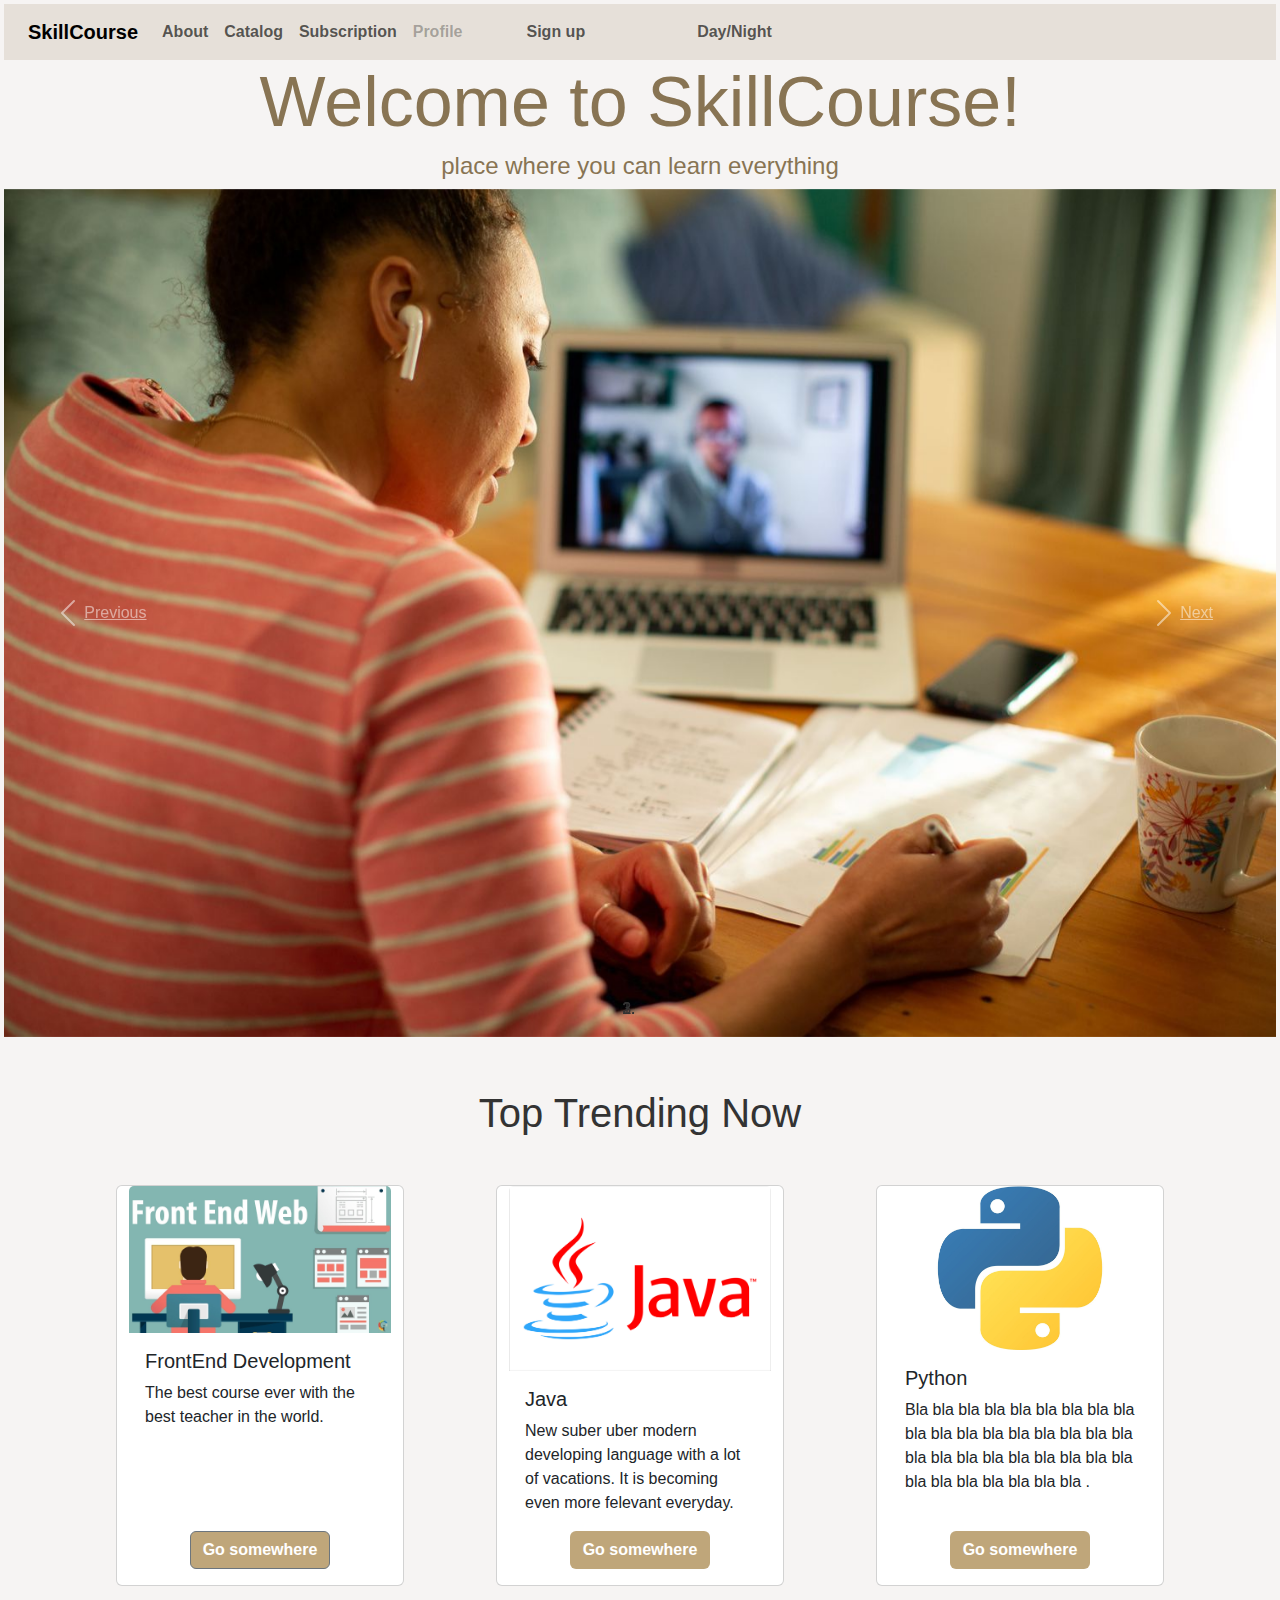
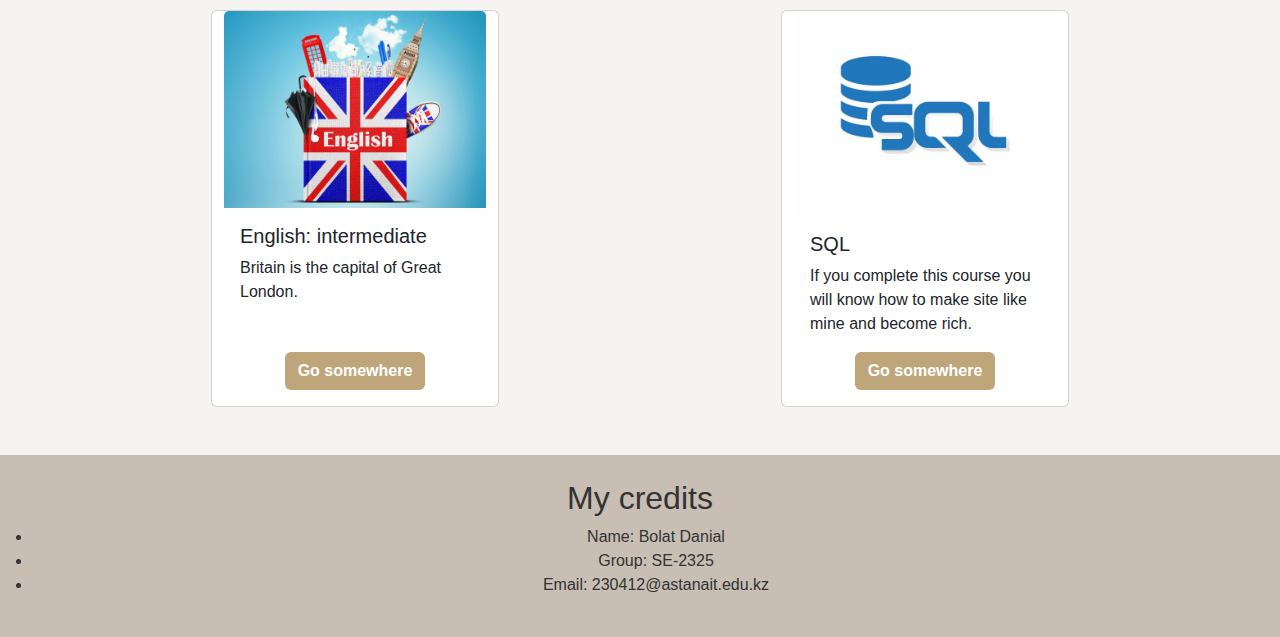
<file: index.html>
<!DOCTYPE html>
<html lang="en">
<head>
    <meta charset="UTF-8">
    <meta name="viewport" content="width=device-width, initial-scale=1.0">
    <title>SkillCourse</title>
    <link rel="stylesheet" href="styles.css">
    <link href="https://cdn.jsdelivr.net/npm/bootstrap@5.3.3/dist/css/bootstrap.min.css" rel="stylesheet" integrity="sha384-QWTKZyjpPEjISv5WaRU9OFeRpok6YctnYmDr5pNlyT2bRjXh0JMhjY6hW+ALEwIH" crossorigin="anonymous">
    <script src="https://code.jquery.com/jquery-3.2.1.slim.min.js" integrity="sha384-KJ3o2DKtIkvYIK3UENzmM7KCkRr/rE9/Qpg6aAZGJwFDMVNA/GpGFF93hXpG5KkN" crossorigin="anonymous"></script>
    <script src="https://cdn.jsdelivr.net/npm/popper.js@1.12.9/dist/umd/popper.min.js" integrity="sha384-ApNbgh9B+Y1QKtv3Rn7W3mgPxhU9K/ScQsAP7hUibX39j7fakFPskvXusvfa0b4Q" crossorigin="anonymous"></script>
    <script src="script.js"></script>
    <script src="https://cdn.jsdelivr.net/npm/bootstrap@4.0.0/dist/js/bootstrap.min.js" integrity="sha384-JZR6Spejh4U02d8jOt6vLEHfe/JQGiRRSQQxSfFWpi1MquVdAyjUar5+76PVCmYl" crossorigin="anonymous"></script>
</head>
<body id="body" class="light_body">
    <header class="p-1">
        <nav class="navbar navbar-expand-lg px-4 nav-light" id="nav" style="font-weight: bold;">
          <a class="navbar-brand" href="index.html">SkillCourse</a>
          <button class="navbar-toggler" type="button" data-toggle="collapse" data-target="#navbarTogglerDemo02" aria-controls="navbarTogglerDemo02" aria-expanded="false" aria-label="Toggle navigation">
            <span class="navbar-toggler-icon"></span>
          </button>
        
          <div class="collapse navbar-collapse" id="navbarTogglerDemo02">
            <ul class="navbar-nav mr-auto mt-2 mt-lg-0">
              <li class="nav-item active">
                <a class="nav-link" href="about.html">About</a>
              </li>
              <li class="nav-item">
                <a class="nav-link" href="catalog.html">Catalog</a>
              </li>
              <li class="nav-item">
                <a class="nav-link" href="subscription.html">Subscription</a>
              </li>
              <li class="nav-item">
                  <a class="nav-link disabled" href="profile.html">Profile</a>
              </li>
              <li class="nav-item mx-5">
                  <a id="sign-up" class="nav-link" href="sign_up.html">Sign up</a>
              </li>
              <li id="theme" class="nav-item mx-5">
                <button class="nav-link">Day/Night</button>
              </li>
            </ul>
          </div>
        </nav>
          
          <div class="main-title">
            <h1 style="font-size: 70px;">Welcome to SkillCourse!</h1>
            <h4>place where you can learn everything</h4>
          </div>

          <div id="carouselExampleIndicators" class="carousel slide" data-ride="carousel">
            <ol class="carousel-indicators">
              <li data-target="#carouselExampleIndicators" data-slide-to="0" class="active"></li>
              <li data-target="#carouselExampleIndicators" data-slide-to="1"></li>
              <li data-target="#carouselExampleIndicators" data-slide-to="2"></li>
            </ol>
            <div class="carousel-inner">
              <div class="carousel-item active">
                <img class="d-block w-100" src="img/image1.jpg" alt="First slide">
              </div>
              <div class="carousel-item">
                <img class="d-block w-100" src="img/image2.jpg" alt="Second slide">
              </div>
              <div class="carousel-item">
                <img class="d-block w-100" src="img/image3.jpg" alt="Third slide">
              </div>
            </div>
            <a class="carousel-control-prev" href="#carouselExampleIndicators" role="button" data-slide="prev">
              <span class="carousel-control-prev-icon" aria-hidden="true"></span>
              <span class="sr-only">Previous</span>
            </a>
            <a class="carousel-control-next" href="#carouselExampleIndicators" role="button" data-slide="next">
              <span class="carousel-control-next-icon" aria-hidden="true"></span>
              <span class="sr-only">Next</span>
            </a>
          </div>
    </header>

    <main class="container">
        <h2 class="title my-5">Top Trending Now</h2>
        
        <div class="row mb-4">
            <div class="card col-md-4" style="width: 18rem;">
                <img class="card-img-top" src="img/front.jpg" alt="Card image cap">
                <div class="card-body d-flex flex-column">
                  <h5 class="card-title">FrontEnd Development</h5>
                  <p class="card-text">The best course ever with the best teacher in the world.</p>
                  <a href="catalog.html" class="btn btn-secondary mx-auto mt-auto align-self-end">Go somewhere</a>
                </div>
            </div>
            <div class="card col-md-4" style="width: 18rem;">
                <img class="card-img-top" src="img/java.jpg" alt="Card image cap">
                <div class="card-body d-flex flex-column">
                  <h5 class="card-title">Java</h5>
                  <p class="card-text">New suber uber modern developing language with a lot of vacations. It is becoming even more felevant everyday.</p>
                  <a href="catalog.html" class="btn mx-auto mt-auto align-self-end">Go somewhere</a>
                </div>
            </div>
            <div class="card col-md-4" style="width: 18rem;">
                <img class="card-img-top" src="img/python.jpg" alt="Card image cap">
                <div class="card-body d-flex flex-column">
                  <h5 class="card-title">Python</h5>
                  <p class="card-text">Bla bla bla bla bla bla bla bla bla bla bla bla bla bla bla bla bla bla bla bla bla bla bla bla bla bla bla bla bla bla bla bla bla bla .</p>
                  <a href="catalog.html" class="btn mx-auto mt-auto align-self-end">Go somewhere</a>
                </div>
            </div>
        </div>
        
        <div class="row mb-4">
            <div class="card col-md-4" style="width: 18rem;">
                <img class="card-img-top" src="img/eng1.jpg" alt="Card image cap">
                <div class="card-body d-flex flex-column">
                  <h5 class="card-title">English: intermediate</h5>
                  <p class="card-text">Britain is the capital of Great London.</p>
                  <a href="catalog.html" class="btn mx-auto mt-auto align-self-end ">Go somewhere</a>
                </div>
            </div>
            <div class="card col-md-4" style="width: 18rem;">
                <img class="card-img-top" src="img/sql.jpg" alt="Card image cap">
                <div class="card-body d-flex flex-column">
                  <h5 class="card-title">SQL</h5>
                  <p class="card-text">If you complete this course you will know how to make site like mine and become rich.</p>
                  <a href="catalog.html" class="btn mx-auto mt-auto align-self-end">Go somewhere</a>
                </div>
            </div>
        </div>

        <div class="row mb-4">
          <div class="col-8 bg-dark"  >

          </div>
          <div class="col-4 bg-light"  ></div>

          </div>
        </div>
    </main>

    <footer class="py-4">
      <script src="mod.js"></script>
      <h2>My credits</h2>
      <ul>
          <li>Name: Bolat Danial</li>
          <li>Group: SE-2325</li>
          <li>Email: 230412@astanait.edu.kz</li>
      </ul>
    </footer>
</body>
</html>
</file>
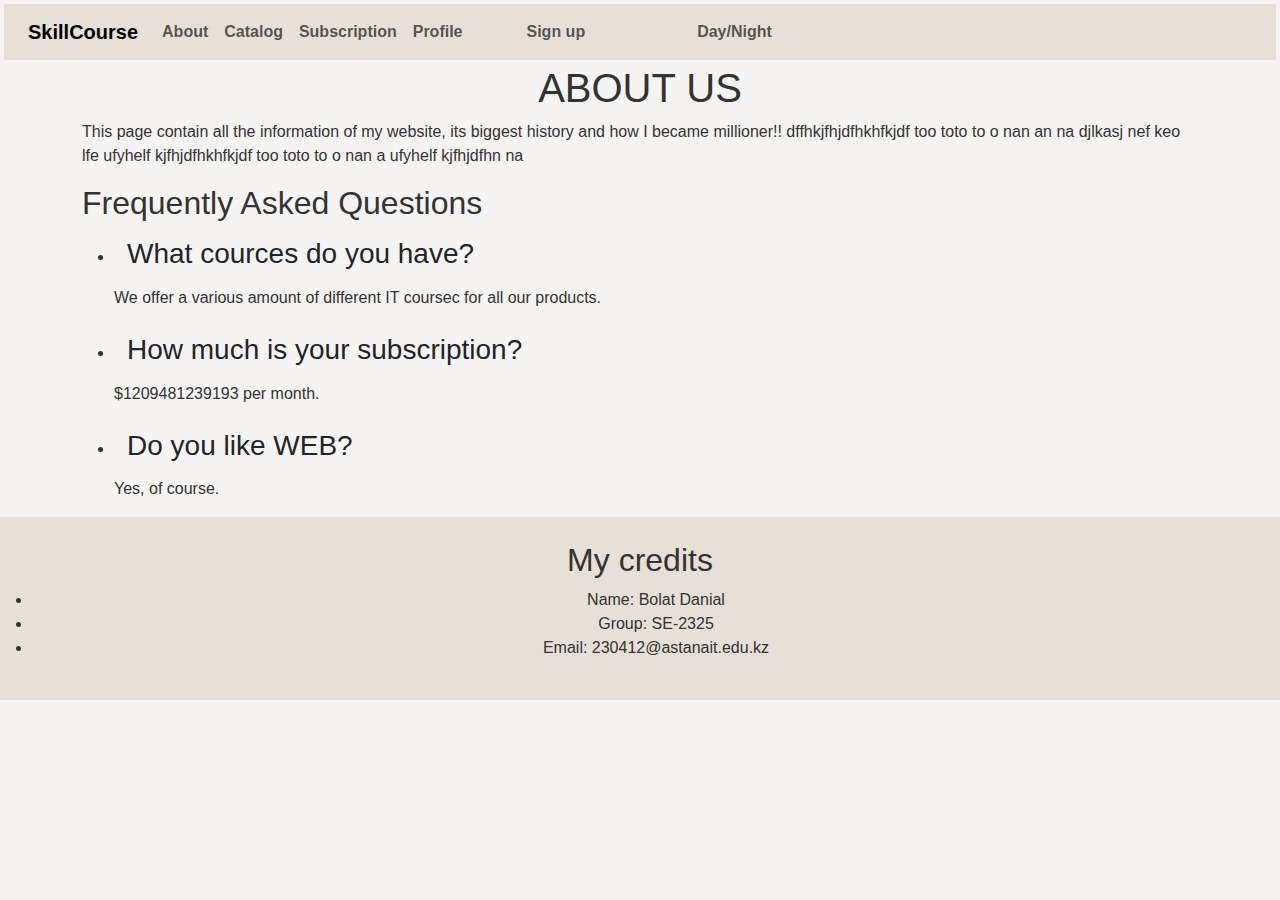
<file: about.html>
<!DOCTYPE html>
<html lang="en">
<head>
    <meta charset="UTF-8">
    <meta name="viewport" content="width=device-width, initial-scale=1.0">
    <title>About</title>
    <link rel="stylesheet" href="catalog.css">
    <link href="https://cdn.jsdelivr.net/npm/bootstrap@5.3.3/dist/css/bootstrap.min.css" rel="stylesheet" integrity="sha384-QWTKZyjpPEjISv5WaRU9OFeRpok6YctnYmDr5pNlyT2bRjXh0JMhjY6hW+ALEwIH" crossorigin="anonymous">
    <script src="https://code.jquery.com/jquery-3.2.1.slim.min.js" integrity="sha384-KJ3o2DKtIkvYIK3UENzmM7KCkRr/rE9/Qpg6aAZGJwFDMVNA/GpGFF93hXpG5KkN" crossorigin="anonymous"></script>
    <script src="https://cdn.jsdelivr.net/npm/popper.js@1.12.9/dist/umd/popper.min.js" integrity="sha384-ApNbgh9B+Y1QKtv3Rn7W3mgPxhU9K/ScQsAP7hUibX39j7fakFPskvXusvfa0b4Q" crossorigin="anonymous"></script>
    <script src="https://cdn.jsdelivr.net/npm/bootstrap@4.0.0/dist/js/bootstrap.min.js" integrity="sha384-JZR6Spejh4U02d8jOt6vLEHfe/JQGiRRSQQxSfFWpi1MquVdAyjUar5+76PVCmYl" crossorigin="anonymous"></script>
    <script src="script.js"></script>
</head>
<body id="body" class="light_body">
    <header class="p-1">
        <nav class="navbar navbar-expand-lg px-4 nav-light" id="nav" style="font-weight: bold;">
            <a class="navbar-brand" href="index.html">SkillCourse</a>
            <button class="navbar-toggler" type="button" data-toggle="collapse" data-target="#navbarTogglerDemo02" aria-controls="navbarTogglerDemo02" aria-expanded="false" aria-label="Toggle navigation">
              <span class="navbar-toggler-icon"></span>
            </button>
          
            <div class="collapse navbar-collapse" id="navbarTogglerDemo02">
              <ul class="navbar-nav mr-auto mt-2 mt-lg-0">
                <li class="nav-item active">
                  <a class="nav-link" href="about.html">About</a>
                </li>
                <li class="nav-item">
                  <a class="nav-link" href="catalog.html">Catalog</a>
                </li>
                <li class="nav-item">
                  <a class="nav-link" href="subscription.html">Subscription</a>
                </li>
                <li class="nav-item">
                    <a class="nav-link" href="profile.html">Profile</a>
                </li>
                <li class="nav-item mx-5">
                    <a class="nav-link" href="sign_up.html">Sign up</a>
                </li>
                <li id="theme" class="nav-item mx-5">
                  <button class="nav-link">Day/Night</button>
                </li>
              </ul>
            </div>
          </nav>
    </header>

    <main class="container">
        <div>
            <h1 class="title">ABOUT US</h1>
            <p>This page contain all the information of my website, its biggest history and how I became millioner!! dffhkjfhjdfhkhfkjdf too toto to o nan an na djlkasj nef keo lfe ufyhelf kjfhjdfhkhfkjdf too toto to o nan a  ufyhelf kjfhjdfhn na</p>
        </div>
        
        <div>
            <h2>Frequently Asked Questions</h2>
            <ul>
                <li>
                    <div>
                        <div class="btn" onclick="toggleFAQ(this)">
                            <h3>What cources do you have?</h3>
                        </div>
                        <div>
                            <p>We offer a various amount of different IT coursec for all our products.</p>
                        </div>
                    </div>
                </li>
                <li>
                    <div>
                        <div class="btn" onclick="toggleFAQ(this)">
                            <h3>How much is your subscription?</h3>
                        </div>
                        <div>
                            <p>$1209481239193 per month.</p>
                        </div>
                    </div>
                </li>
                <li>
                    <div>
                        <div class="btn" onclick="toggleFAQ(this)">
                            <h3>Do you like WEB?</h3>
                        </div>
                        <div">
                            <p>Yes, of course.</p>
                        </div>
                    </div>
                </li>
            </ul>
        </div>
    </main>

    <footer class="py-4">
        <script src="mod.js"></script>
        <h2>My credits</h2>
        <ul>
            <li>Name: Bolat Danial</li>
            <li>Group: SE-2325</li>
            <li>Email: 230412@astanait.edu.kz</li>
        </ul>
    </footer>
</body>
</html>
</file>
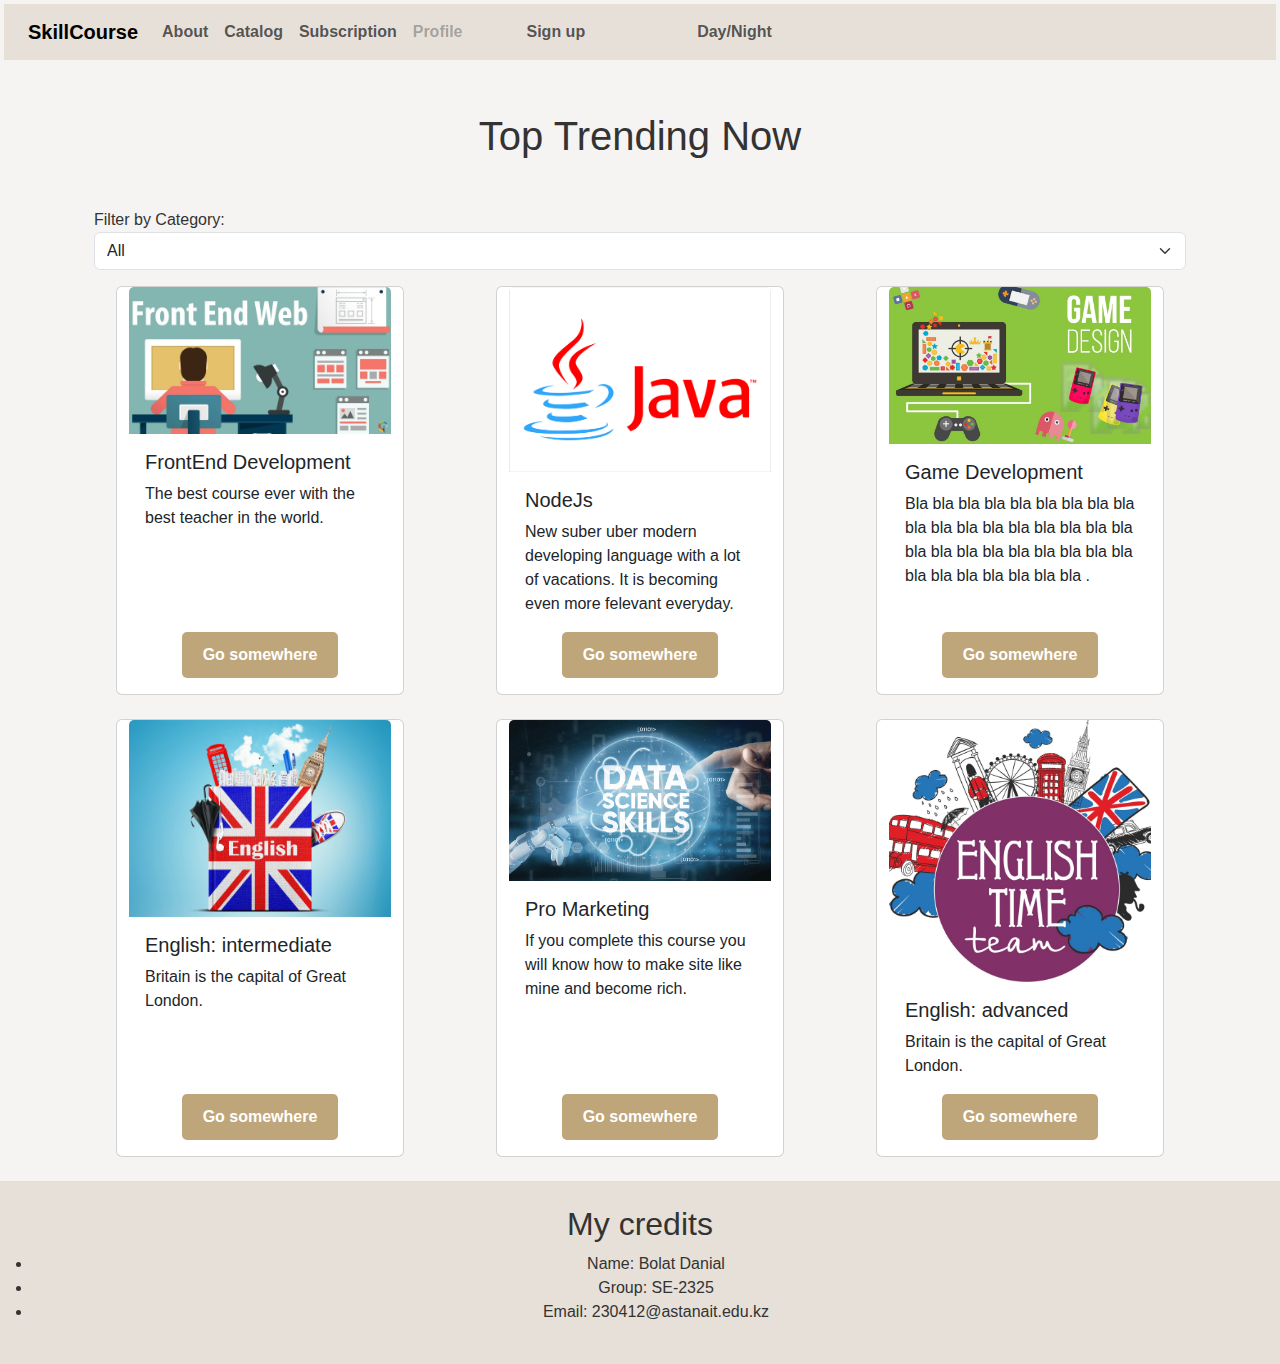
<file: catalog.html>
<!DOCTYPE html>
<html lang="en">
<head>
    <meta charset="UTF-8">
    <meta name="viewport" content="width=device-width, initial-scale=1.0">
    <title>Catalog</title>
    <link rel="stylesheet" href="catalog.css">
    <link href="https://cdn.jsdelivr.net/npm/bootstrap@5.3.3/dist/css/bootstrap.min.css" rel="stylesheet" integrity="sha384-QWTKZyjpPEjISv5WaRU9OFeRpok6YctnYmDr5pNlyT2bRjXh0JMhjY6hW+ALEwIH" crossorigin="anonymous">
    <script src="https://code.jquery.com/jquery-3.2.1.slim.min.js" integrity="sha384-KJ3o2DKtIkvYIK3UENzmM7KCkRr/rE9/Qpg6aAZGJwFDMVNA/GpGFF93hXpG5KkN" crossorigin="anonymous"></script>
    <script src="https://cdn.jsdelivr.net/npm/popper.js@1.12.9/dist/umd/popper.min.js" integrity="sha384-ApNbgh9B+Y1QKtv3Rn7W3mgPxhU9K/ScQsAP7hUibX39j7fakFPskvXusvfa0b4Q" crossorigin="anonymous"></script>
    <script src="https://cdn.jsdelivr.net/npm/bootstrap@4.0.0/dist/js/bootstrap.min.js" integrity="sha384-JZR6Spejh4U02d8jOt6vLEHfe/JQGiRRSQQxSfFWpi1MquVdAyjUar5+76PVCmYl" crossorigin="anonymous"></script>
    <script src="catalog.js"></script>
</head>
<body id="body" class="light_body">
    <header class="p-1">
      <nav class="navbar navbar-expand-lg px-4 nav-light" id="nav" style="font-weight: bold;">
        <a class="navbar-brand" href="index.html">SkillCourse</a>
        <button class="navbar-toggler" type="button" data-toggle="collapse" data-target="#navbarTogglerDemo02" aria-controls="navbarTogglerDemo02" aria-expanded="false" aria-label="Toggle navigation">
          <span class="navbar-toggler-icon"></span>
        </button>
      
        <div class="collapse navbar-collapse" id="navbarTogglerDemo02">
          <ul class="navbar-nav mr-auto mt-2 mt-lg-0">
            <li class="nav-item active">
              <a class="nav-link" href="about.html">About</a>
            </li>
            <li class="nav-item">
              <a class="nav-link" href="catalog.html">Catalog</a>
            </li>
            <li class="nav-item">
              <a class="nav-link" href="subscription.html">Subscription</a>
            </li>
            <li class="nav-item">
                <a class="nav-link disabled" href="profile.hyml">Profile</a>
            </li>
            <li class="nav-item mx-5">
                <a class="nav-link" href="sign_up.html">Sign up</a>
            </li>
            <li id="theme" class="nav-item mx-5">
              <button class="nav-link">Day/Night</button>
            </li>
          </ul>
        </div>
      </nav>
    </header>

    <main class="container">
        <h2 class="title my-5">Top Trending Now</h2>
        
        <div class="container my-3">
          <label for="filter">Filter by Category:</label>
          <select id="filter" class="form-select">
              <option value="all">All</option>
              <option value="FrontEnd Development">FrontEnd Development</option>
              <option value="NodeJs">NodeJs</option>
              <option value="Game Development">Game Development</option>
              <option value="English: intermediate">English: intermediate</option>
              <option value="Pro Marketing">Pro Marketing</option>
              <option value="English: advanced">English: advanced</option>
          </select>
        </div>

        <div class="row mb-4">
            <div class="card col-md-4 " style="width: 18rem;">
                <img class="card-img-top" src="img/front.jpg" alt="Card image cap">
                <div class="card-body d-flex flex-column">
                  <h5 class="card-title">FrontEnd Development</h5>
                  <p class="card-text">The best course ever with the best teacher in the world.</p>
                  <a href="#" class="btn mx-auto mt-auto align-self-end">Go somewhere</a>
                </div>
            </div>
            <div class="card col-md-4" style="width: 18rem;">
                <img class="card-img-top" src="img/java.jpg" alt="Card image cap">
                <div class="card-body d-flex flex-column">
                  <h5 class="card-title">NodeJs</h5>
                  <p class="card-text">New suber uber modern developing language with a lot of vacations. It is becoming even more felevant everyday.</p>
                  <a href="#" class="btn mx-auto mt-auto align-self-end">Go somewhere</a>
                </div>
            </div>
            <div class="card col-md-4" style="width: 18rem;">
                <img class="card-img-top" src="img/gamedev.jpg" alt="Card image cap">
                <div class="card-body d-flex flex-column">
                  <h5 class="card-title">Game Development</h5>
                  <p class="card-text">Bla bla bla bla bla bla bla bla bla bla bla bla bla bla bla bla bla bla bla bla bla bla bla bla bla bla bla bla bla bla bla bla bla bla .</p>
                  <a href="#" class="btn mx-auto mt-auto align-self-end">Go somewhere</a>
                </div>
            </div>
        </div>
        
        <div class="row mb-4">
            <div class="card col-md-4" style="width: 18rem;">
                <img class="card-img-top" src="img/eng1.jpg" alt="Card image cap">
                <div class="card-body d-flex flex-column">
                  <h5 class="card-title">English: intermediate</h5>
                  <p class="card-text">Britain is the capital of Great London.</p>
                  <a href="#" class="btn mx-auto mt-auto align-self-end">Go somewhere</a>
                </div>
            </div>
            <div class="card col-md-4" style="width: 18rem;">
                <img class="card-img-top" src="img/data.png" alt="Card image cap">
                <div class="card-body d-flex flex-column">
                  <h5 class="card-title">Pro Marketing</h5>
                  <p class="card-text">If you complete this course you will know how to make site like mine and become rich.</p>
                  <a href="#" class="btn mx-auto mt-auto align-self-end ">Go somewhere</a>
                </div>
            </div>
            <div class="card col-md-4" style="width: 18rem;">
                <img class="card-img-top" src="img/eng2.jpg" alt="Card image cap">
                <div class="card-body d-flex flex-column">
                  <h5 class="card-title">English: advanced</h5>
                  <p class="card-text">Britain is the capital of Great London.</p>
                  <a href="#" class="btn mx-auto mt-auto align-self-end">Go somewhere</a>
                </div>
            </div>
        </div>

        
    </main>

    <footer class="py-4">
      <script src="mod.js"></script>
        <h2>My credits</h2>
        <ul>
            <li>Name: Bolat Danial</li>
            <li>Group: SE-2325</li>
            <li>Email: 230412@astanait.edu.kz</li>
        </ul>
    </footer>
</body>
</html>
</file>
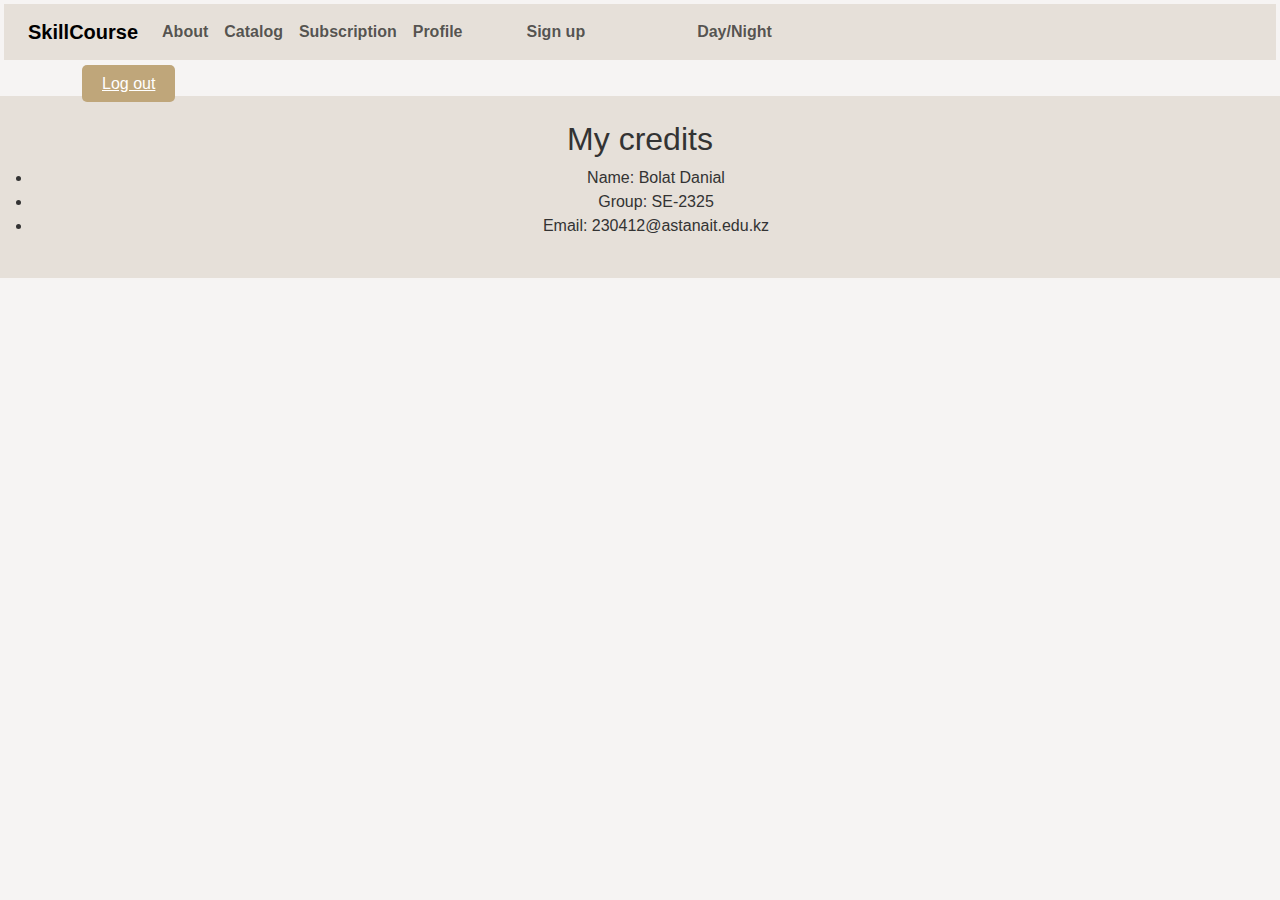
<file: profile.html>
<!DOCTYPE html>
<html lang="en">
<head>
    <meta charset="UTF-8">
    <meta name="viewport" content="width=device-width, initial-scale=1.0">
    <title>Sign up</title>
    <link rel="stylesheet" href="catalog.css">
    <link href="https://cdn.jsdelivr.net/npm/bootstrap@5.3.3/dist/css/bootstrap.min.css" rel="stylesheet" integrity="sha384-QWTKZyjpPEjISv5WaRU9OFeRpok6YctnYmDr5pNlyT2bRjXh0JMhjY6hW+ALEwIH" crossorigin="anonymous">
    <script src="https://code.jquery.com/jquery-3.2.1.slim.min.js" integrity="sha384-KJ3o2DKtIkvYIK3UENzmM7KCkRr/rE9/Qpg6aAZGJwFDMVNA/GpGFF93hXpG5KkN" crossorigin="anonymous"></script>
    <script src="https://cdn.jsdelivr.net/npm/popper.js@1.12.9/dist/umd/popper.min.js" integrity="sha384-ApNbgh9B+Y1QKtv3Rn7W3mgPxhU9K/ScQsAP7hUibX39j7fakFPskvXusvfa0b4Q" crossorigin="anonymous"></script>
    <script src="https://cdn.jsdelivr.net/npm/bootstrap@4.0.0/dist/js/bootstrap.min.js" integrity="sha384-JZR6Spejh4U02d8jOt6vLEHfe/JQGiRRSQQxSfFWpi1MquVdAyjUar5+76PVCmYl" crossorigin="anonymous"></script>
</head>
<body id="body" class="light_body">
    <header class="p-1">
      <nav class="navbar navbar-expand-lg px-4 nav-light" id="nav" style="font-weight: bold;">
        <a class="navbar-brand" href="index.html">SkillCourse</a>
        <button class="navbar-toggler" type="button" data-toggle="collapse" data-target="#navbarTogglerDemo02" aria-controls="navbarTogglerDemo02" aria-expanded="false" aria-label="Toggle navigation">
          <span class="navbar-toggler-icon"></span>
        </button>
      
        <div class="collapse navbar-collapse" id="navbarTogglerDemo02">
          <ul class="navbar-nav mr-auto mt-2 mt-lg-0">
            <li class="nav-item active">
              <a class="nav-link" href="about.html">About</a>
            </li>
            <li class="nav-item">
              <a class="nav-link" href="catalog.html">Catalog</a>
            </li>
            <li class="nav-item">
              <a class="nav-link" href="subscription.html">Subscription</a>
            </li>
            <li class="nav-item">
              <a id="profile" class="nav-link" href="profile.html">Profile</a>
            </li>
            <li class="nav-item mx-5">
              <a id="sign-up" class="nav-link" href="sign_up.html">Sign up</a>
            </li>
            <li id="theme" class="nav-item mx-5">
              <button class="nav-link">Day/Night</button>
            </li>
          </ul>
        </div>
      </nav>
    </header>

    <main class="container">
      <div id="greeting" class="title">
        <h1></h1>
      </div>

      <div>
        <a href="sign_up.html" class="Btn" id="sign-up">Log out</a>
      </div>
    </main>

    <footer class="py-4">
      <script src="mod.js"></script>
      <script src="script.js"></script>
        <h2>My credits</h2>
        <ul>
            <li>Name: Bolat Danial</li>
            <li>Group: SE-2325</li>
            <li>Email: 230412@astanait.edu.kz</li>
        </ul>
    </footer>
</body>
</html>
</file>
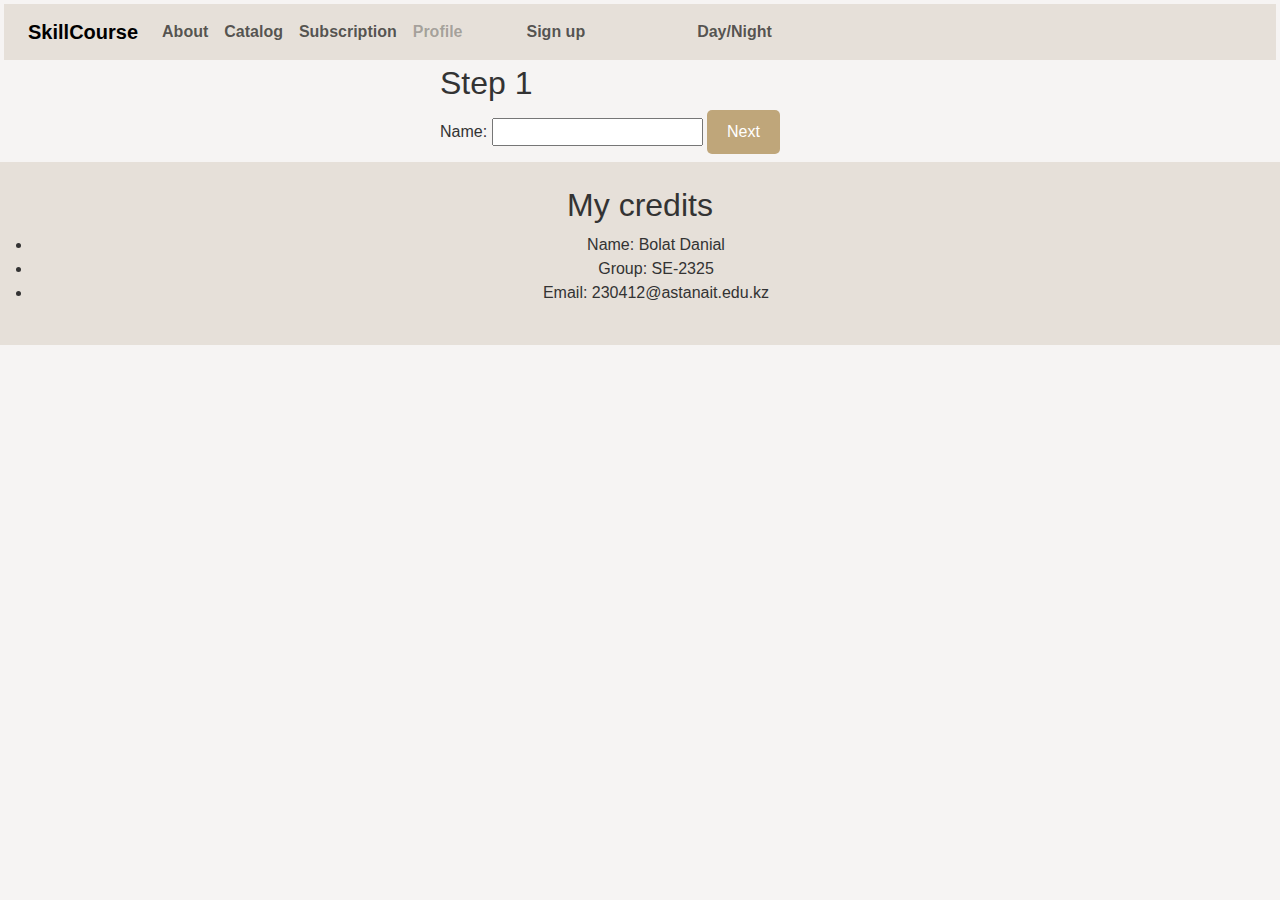
<file: sign_up.html>
<!DOCTYPE html>
<html lang="en">
<head>
    <meta charset="UTF-8">
    <meta name="viewport" content="width=device-width, initial-scale=1.0">
    <title>Sign up</title>
    <link rel="stylesheet" href="catalog.css">
    <link href="https://cdn.jsdelivr.net/npm/bootstrap@5.3.3/dist/css/bootstrap.min.css" rel="stylesheet" integrity="sha384-QWTKZyjpPEjISv5WaRU9OFeRpok6YctnYmDr5pNlyT2bRjXh0JMhjY6hW+ALEwIH" crossorigin="anonymous">
    <script src="https://code.jquery.com/jquery-3.2.1.slim.min.js" integrity="sha384-KJ3o2DKtIkvYIK3UENzmM7KCkRr/rE9/Qpg6aAZGJwFDMVNA/GpGFF93hXpG5KkN" crossorigin="anonymous"></script>
    <script src="https://cdn.jsdelivr.net/npm/popper.js@1.12.9/dist/umd/popper.min.js" integrity="sha384-ApNbgh9B+Y1QKtv3Rn7W3mgPxhU9K/ScQsAP7hUibX39j7fakFPskvXusvfa0b4Q" crossorigin="anonymous"></script>
    <script src="https://cdn.jsdelivr.net/npm/bootstrap@4.0.0/dist/js/bootstrap.min.js" integrity="sha384-JZR6Spejh4U02d8jOt6vLEHfe/JQGiRRSQQxSfFWpi1MquVdAyjUar5+76PVCmYl" crossorigin="anonymous"></script>
    <script src="script.js"></script>
</head>
<body id="body" class="light_body">
    <header class="p-1">
      <nav class="navbar navbar-expand-lg px-4 nav-light" id="nav" style="font-weight: bold;">
        <a class="navbar-brand" href="index.html">SkillCourse</a>
        <button class="navbar-toggler" type="button" data-toggle="collapse" data-target="#navbarTogglerDemo02" aria-controls="navbarTogglerDemo02" aria-expanded="false" aria-label="Toggle navigation">
          <span class="navbar-toggler-icon"></span>
        </button>
      
        <div class="collapse navbar-collapse" id="navbarTogglerDemo02">
          <ul class="navbar-nav mr-auto mt-2 mt-lg-0">
            <li class="nav-item active">
              <a class="nav-link" href="about.html">About</a>
            </li>
            <li class="nav-item">
              <a class="nav-link" href="catalog.html">Catalog</a>
            </li>
            <li class="nav-item">
              <a class="nav-link" href="subscription.html">Subscription</a>
            </li>
            <li class="nav-item">
                <a class="nav-link disabled" href="profile.hyml">Profile</a>
            </li>
            <li class="nav-item mx-5">
                <a id="sign-up" class="nav-link" href="sign_up.html">Sign up</a>
            </li>
            <li id="theme" class="nav-item mx-5">
              <button class="nav-link">Day/Night</button>
            </li>
          </ul>
        </div>
      </nav>
    </header>

    <main class="container">
      <form id="multiStepForm">
        <!-- Step 1 -->
        <div class="form-step" id="step-1">
          <h2>Step 1</h2>
          <label for="name">Name:</label>
          <input type="text" id="name" name="name" required>
          <button type="button" class="next-btn Btn">Next</button>
        </div>
    
        <!-- Step 2 -->
        <div class="form-step" id="step-2">
          <h2>Step 2</h2>
          <label for="email">Email:</label>
          <input type="email" id="email" name="email" required>
          <button type="button" class="Btn back-btn">Back</button>
          <button type="button" class="Btn next-btn">Next</button>
        </div>
    
        <!-- Step 3 -->
        <div class="form-step" id="step-3">
          <h2>Step 3</h2>
          <label for="age">Age:</label>
          <input type="number" id="age" name="age" required>
          <button type="button" class="Btn back-btn">Back</button>
          <button type="submit" class="Btn">Submit</button>
        </div>
      </form>

      <div id="greeting" class="title">
        <h1></h1>
      </div>
    </main>

    <footer class="py-4">
      <script src="mod.js"></script>
        <h2>My credits</h2>
        <ul>
            <li>Name: Bolat Danial</li>
            <li>Group: SE-2325</li>
            <li>Email: 230412@astanait.edu.kz</li>
        </ul>
    </footer>
</body>
</html>
</file>
<file: styles.css>
* {
    margin: 0;
    padding: 0;
    box-sizing: border-box;
}

/* Day Mode */
.light_body {
    font-family: Arial, sans-serif;
    background-color: #f6f4f3;
    color: #333;
}

.main-title {
    text-align: center;
    font-size: 70px;
    color: #887453;
}

.title {
    text-align: center;
    font-size: 40px;
}

.nav-light {
    background-color:#e6e0d9;
}

.card {
    margin: 0 auto;
}

.card .btn {
    background-color: #bfa67a;
    color: white;
    font-weight: bold;
    cursor: pointer;
    transition: box-shadow 0.3s ease-in-out;
}

.card .btn:hover {
    background-color: #887453;
    box-shadow: 0 8px 16px rgba(0, 0, 0, 0.3);
}

footer {
    text-align: center;
    background-color: #c8beb3;
}



/* Dark Mode */
.dark_body {
    font-family: Arial, sans-serif;
    background-color: #181818;
    color: #FFF;
}

.nav-dark {
    background-color:#3c3c3c;
}

.dark_body .main-title {
    text-align: center;
    font-size: 40px;
    color: #FFFFFF;
}

.dark_body .title {
    text-align: center;
    font-size: 40px;
    color: #FFFFFF;
}

.dark_body .card {
    color: #FFFFFF;
    background-color: #272727;
} 

.dark_body .card .btn {
    background-color: #827d7d;
    color: white;
    font-weight: bold;
    cursor: pointer;
    transition: box-shadow 0.3s ease-in-out;
}

.dark_body .card .btn:hover {
    background-color: #b0afad;
    box-shadow: 0 8px 16px rgba(0, 0, 0, 0.3);
}

.dark_body footer {
    background-color: #3c3c3c;
}
</file>
<file: catalog.css>
* {
    margin: 0;
    padding: 0;
    box-sizing: border-box;
}

/* Day Mode */
.light_body {
    font-family: Arial, sans-serif;
    background-color: #f6f4f3;
    color: #333;
}

.nav-light {
    background-color:#e6e0d9;
}

.title {
    text-align: center;
    font-size: 40px;
}

.card {
    margin: 0 auto;
}

.Btn {
    padding: 10px 20px;
    background-color: #bfa67a;
    color: white;
    border: none;
    border-radius: 5px;
    cursor: pointer;
    transition: box-shadow 0.3s ease-in-out;
}

.Btn:hover {
    background-color: #887453;
    box-shadow: 0 8px 16px rgba(0, 0, 0, 0.3);
}

.card .btn {
    background-color: #bfa67a;
    padding: 10px 20px;
    color: white;
    text-decoration: none;
    border-radius: 5px;
    font-weight: bold;
    cursor: pointer;
    transition: box-shadow 0.3s ease-in-out;
}

.card .btn:hover {
    background-color: #887453;
    color: white;
    box-shadow: 0 8px 16px rgba(0, 0, 0, 0.3);
}

form {
    max-width: 400px;
    margin: 0 auto;
}

.form-step {
    display: none;
}

.form-step.active {
    display: block;
}

footer {
    text-align: center;
    background-color: #e6e0d9;
}



/* Dark Mode */
.dark_body {
    font-family: Arial, sans-serif;
    background-color: #181818;
    color: #FFF;
}

.nav-dark {
    background-color:#3c3c3c;
}

.dark_body .main-title {
    text-align: center;
    font-size: 40px;
    color: #FFFFFF;
}

.dark_body .title {
    text-align: center;
    font-size: 40px;
    color: #FFFFFF;
}

.dark_body .Btn {
    padding: 10px 20px;
    background-color: #827d7d;
    color: white;
    border: none;
    cursor: pointer;
    border-radius: 5px;
    transition: box-shadow 0.3s ease-in-out;
}

.dark_body .Btn:hover {
    background-color: #b0afad;
    box-shadow: 0 8px 16px rgba(0, 0, 0, 0.3);
}

.dark_body .card {
    color: #FFFFFF;
    background-color: #5d5858;
} 

.dark_body .card .btn {
    background-color: #827d7d;
    color: white;
    font-weight: bold;
    cursor: pointer;
    transition: box-shadow 0.3s ease-in-out;
}

.dark_body .card .btn:hover {
    background-color: #b0afad;
    box-shadow: 0 8px 16px rgba(0, 0, 0, 0.3);
}

.dark_body .popup-content {
    background-color: #3c3c3c;
}

.dark_body footer {
    background-color: #3c3c3c;
}
</file>
